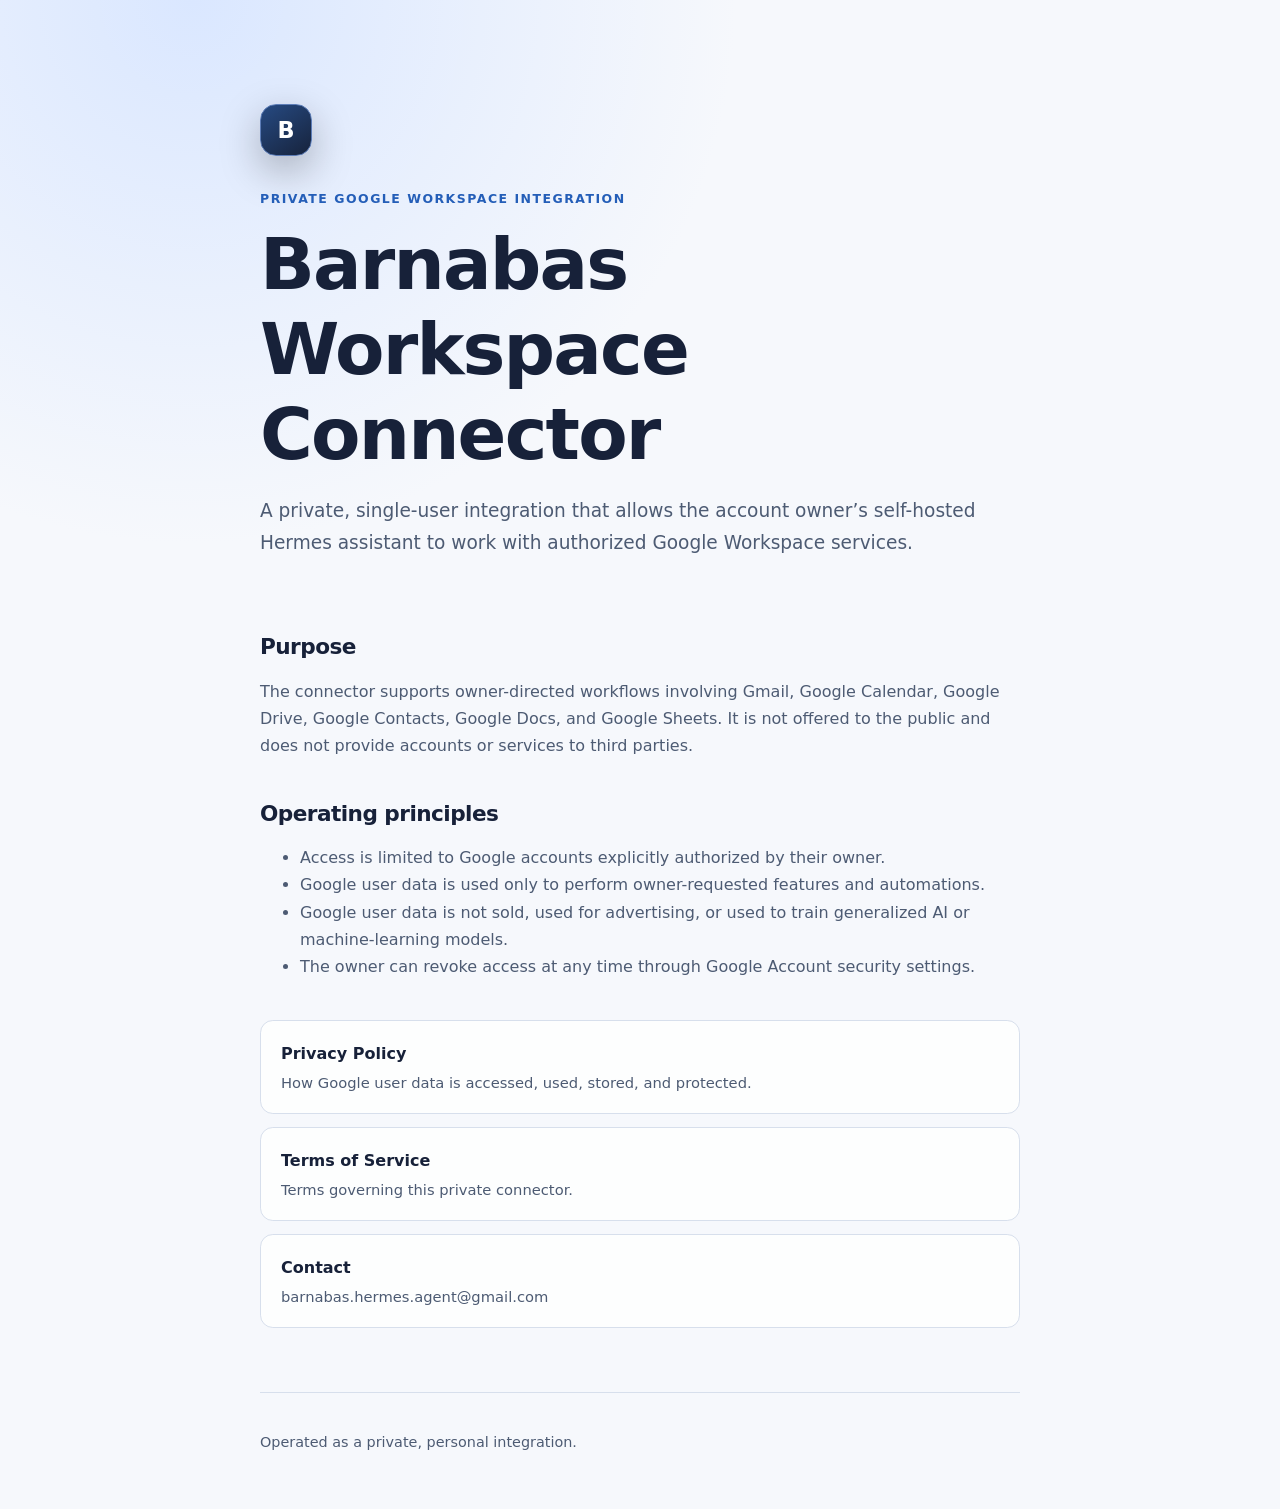
<file: index.html>
<!doctype html>
<html lang="en">
<head>
  <meta charset="utf-8">
  <meta name="viewport" content="width=device-width, initial-scale=1">
  <meta name="description" content="Barnabas Workspace Connector — a private, single-user Google Workspace integration.">
  <title>Barnabas Workspace Connector</title>
  <link rel="canonical" href="https://barnabasagent.com/">
  <link rel="stylesheet" href="styles.css">
</head>
<body>
  <main>
    <header class="hero">
      <div class="mark" aria-hidden="true">B</div>
      <p class="eyebrow">Private Google Workspace integration</p>
      <h1>Barnabas Workspace Connector</h1>
      <p class="lede">A private, single-user integration that allows the account owner’s self-hosted Hermes assistant to work with authorized Google Workspace services.</p>
    </header>

    <section aria-labelledby="purpose">
      <h2 id="purpose">Purpose</h2>
      <p>The connector supports owner-directed workflows involving Gmail, Google Calendar, Google Drive, Google Contacts, Google Docs, and Google Sheets. It is not offered to the public and does not provide accounts or services to third parties.</p>
    </section>

    <section aria-labelledby="principles">
      <h2 id="principles">Operating principles</h2>
      <ul>
        <li>Access is limited to Google accounts explicitly authorized by their owner.</li>
        <li>Google user data is used only to perform owner-requested features and automations.</li>
        <li>Google user data is not sold, used for advertising, or used to train generalized AI or machine-learning models.</li>
        <li>The owner can revoke access at any time through Google Account security settings.</li>
      </ul>
    </section>

    <nav class="cards" aria-label="Legal and contact information">
      <a class="card" href="privacy.html">
        <span>Privacy Policy</span>
        <small>How Google user data is accessed, used, stored, and protected.</small>
      </a>
      <a class="card" href="terms.html">
        <span>Terms of Service</span>
        <small>Terms governing this private connector.</small>
      </a>
      <a class="card" href="mailto:barnabas.hermes.agent@gmail.com">
        <span>Contact</span>
        <small>barnabas.hermes.agent@gmail.com</small>
      </a>
    </nav>

    <footer>
      <p>Operated as a private, personal integration.</p>
    </footer>
  </main>
</body>
</html>
</file>
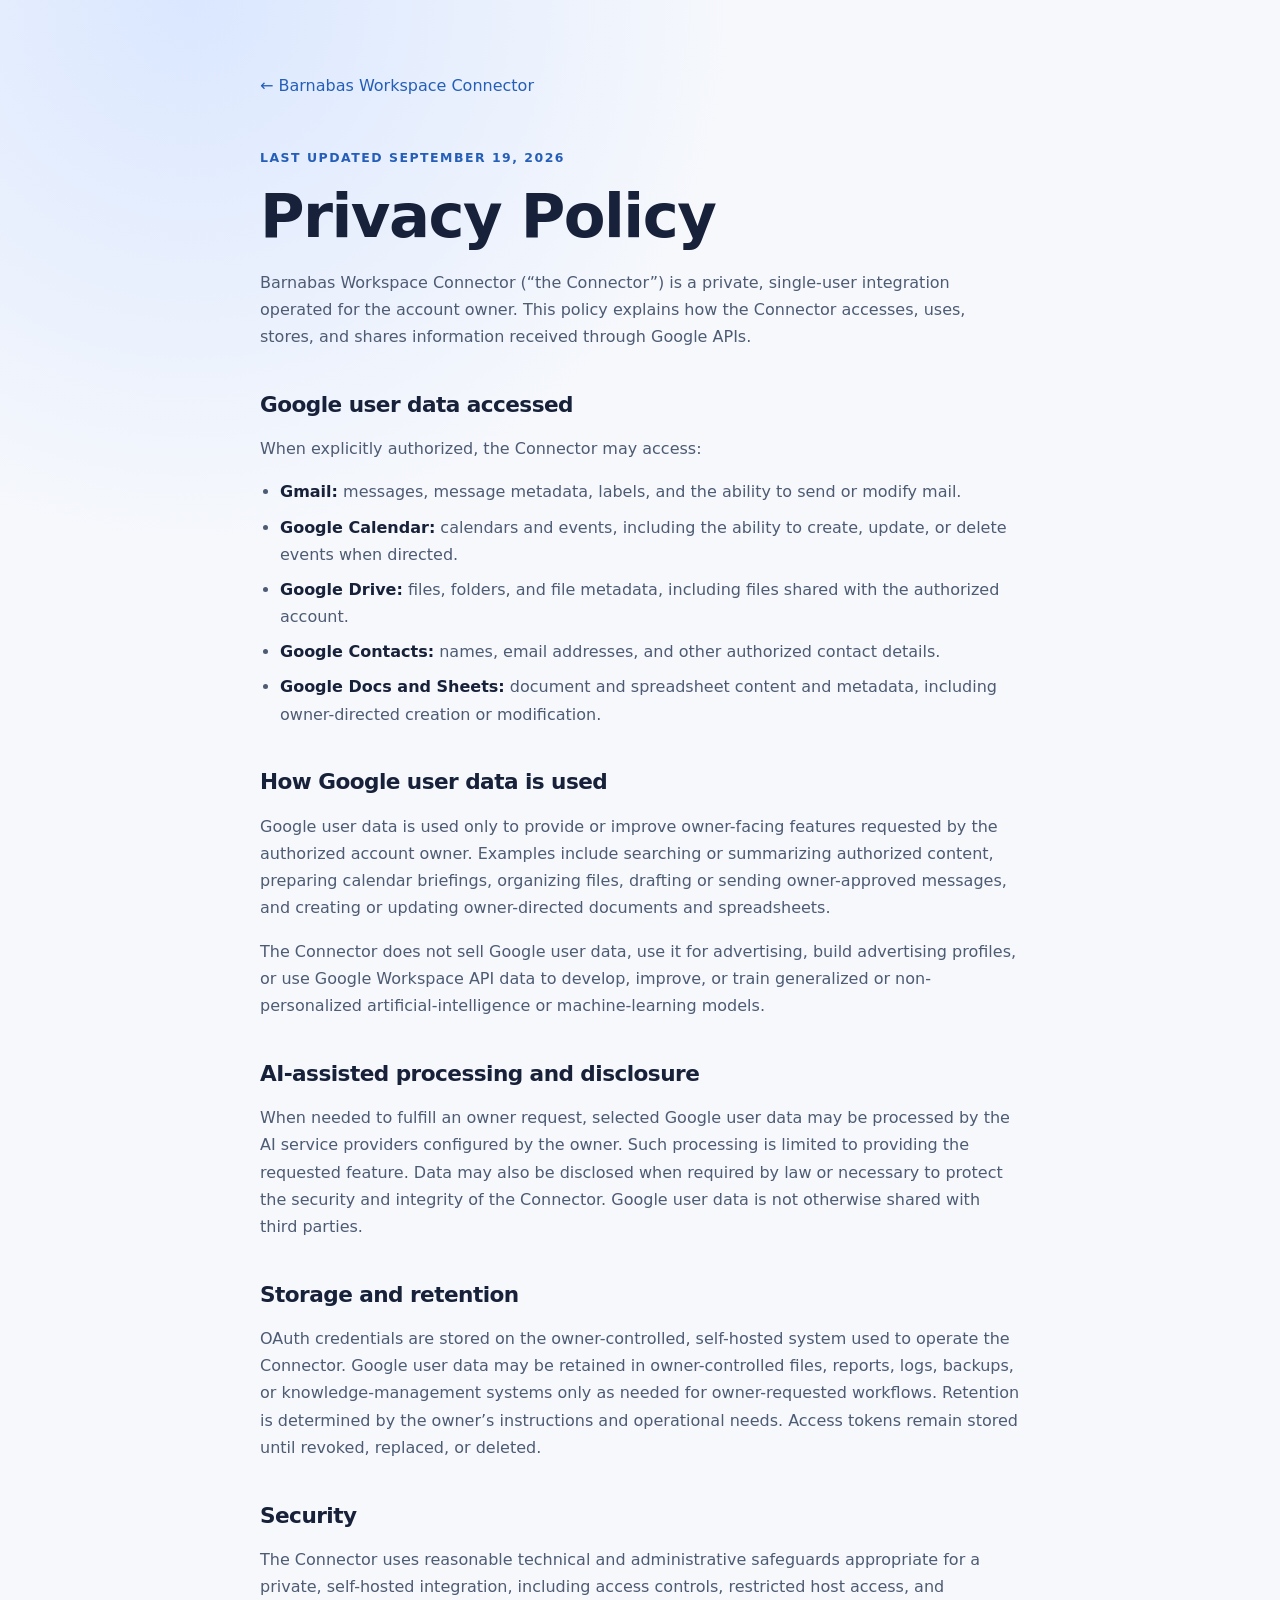
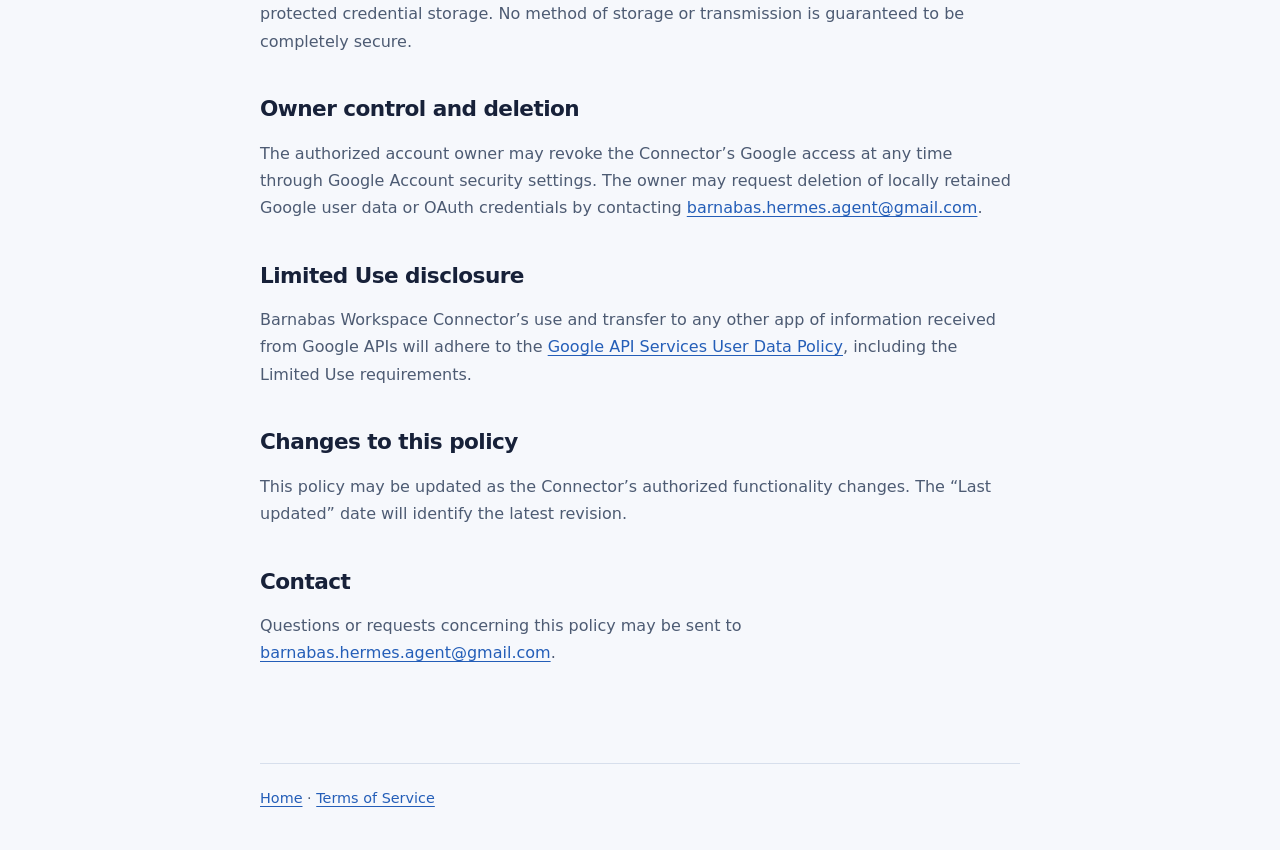
<file: privacy.html>
<!doctype html>
<html lang="en">
<head>
  <meta charset="utf-8">
  <meta name="viewport" content="width=device-width, initial-scale=1">
  <meta name="description" content="Privacy Policy for Barnabas Workspace Connector.">
  <title>Privacy Policy · Barnabas Workspace Connector</title>
  <link rel="canonical" href="https://barnabasagent.com/privacy.html">
  <link rel="stylesheet" href="styles.css">
</head>
<body>
  <main>
    <nav class="topnav"><a href="index.html">← Barnabas Workspace Connector</a></nav>
    <article>
      <p class="eyebrow">Last updated September 19, 2026</p>
      <h1>Privacy Policy</h1>

      <p>Barnabas Workspace Connector (“the Connector”) is a private, single-user integration operated for the account owner. This policy explains how the Connector accesses, uses, stores, and shares information received through Google APIs.</p>

      <h2>Google user data accessed</h2>
      <p>When explicitly authorized, the Connector may access:</p>
      <ul>
        <li><strong>Gmail:</strong> messages, message metadata, labels, and the ability to send or modify mail.</li>
        <li><strong>Google Calendar:</strong> calendars and events, including the ability to create, update, or delete events when directed.</li>
        <li><strong>Google Drive:</strong> files, folders, and file metadata, including files shared with the authorized account.</li>
        <li><strong>Google Contacts:</strong> names, email addresses, and other authorized contact details.</li>
        <li><strong>Google Docs and Sheets:</strong> document and spreadsheet content and metadata, including owner-directed creation or modification.</li>
      </ul>

      <h2>How Google user data is used</h2>
      <p>Google user data is used only to provide or improve owner-facing features requested by the authorized account owner. Examples include searching or summarizing authorized content, preparing calendar briefings, organizing files, drafting or sending owner-approved messages, and creating or updating owner-directed documents and spreadsheets.</p>
      <p>The Connector does not sell Google user data, use it for advertising, build advertising profiles, or use Google Workspace API data to develop, improve, or train generalized or non-personalized artificial-intelligence or machine-learning models.</p>

      <h2>AI-assisted processing and disclosure</h2>
      <p>When needed to fulfill an owner request, selected Google user data may be processed by the AI service providers configured by the owner. Such processing is limited to providing the requested feature. Data may also be disclosed when required by law or necessary to protect the security and integrity of the Connector. Google user data is not otherwise shared with third parties.</p>

      <h2>Storage and retention</h2>
      <p>OAuth credentials are stored on the owner-controlled, self-hosted system used to operate the Connector. Google user data may be retained in owner-controlled files, reports, logs, backups, or knowledge-management systems only as needed for owner-requested workflows. Retention is determined by the owner’s instructions and operational needs. Access tokens remain stored until revoked, replaced, or deleted.</p>

      <h2>Security</h2>
      <p>The Connector uses reasonable technical and administrative safeguards appropriate for a private, self-hosted integration, including access controls, restricted host access, and protected credential storage. No method of storage or transmission is guaranteed to be completely secure.</p>

      <h2>Owner control and deletion</h2>
      <p>The authorized account owner may revoke the Connector’s Google access at any time through Google Account security settings. The owner may request deletion of locally retained Google user data or OAuth credentials by contacting <a href="mailto:barnabas.hermes.agent@gmail.com">barnabas.hermes.agent@gmail.com</a>.</p>

      <h2>Limited Use disclosure</h2>
      <p>Barnabas Workspace Connector’s use and transfer to any other app of information received from Google APIs will adhere to the <a href="https://developers.google.com/terms/api-services-user-data-policy">Google API Services User Data Policy</a>, including the Limited Use requirements.</p>

      <h2>Changes to this policy</h2>
      <p>This policy may be updated as the Connector’s authorized functionality changes. The “Last updated” date will identify the latest revision.</p>

      <h2>Contact</h2>
      <p>Questions or requests concerning this policy may be sent to <a href="mailto:barnabas.hermes.agent@gmail.com">barnabas.hermes.agent@gmail.com</a>.</p>
    </article>
    <footer><a href="index.html">Home</a> · <a href="terms.html">Terms of Service</a></footer>
  </main>
</body>
</html>
</file>
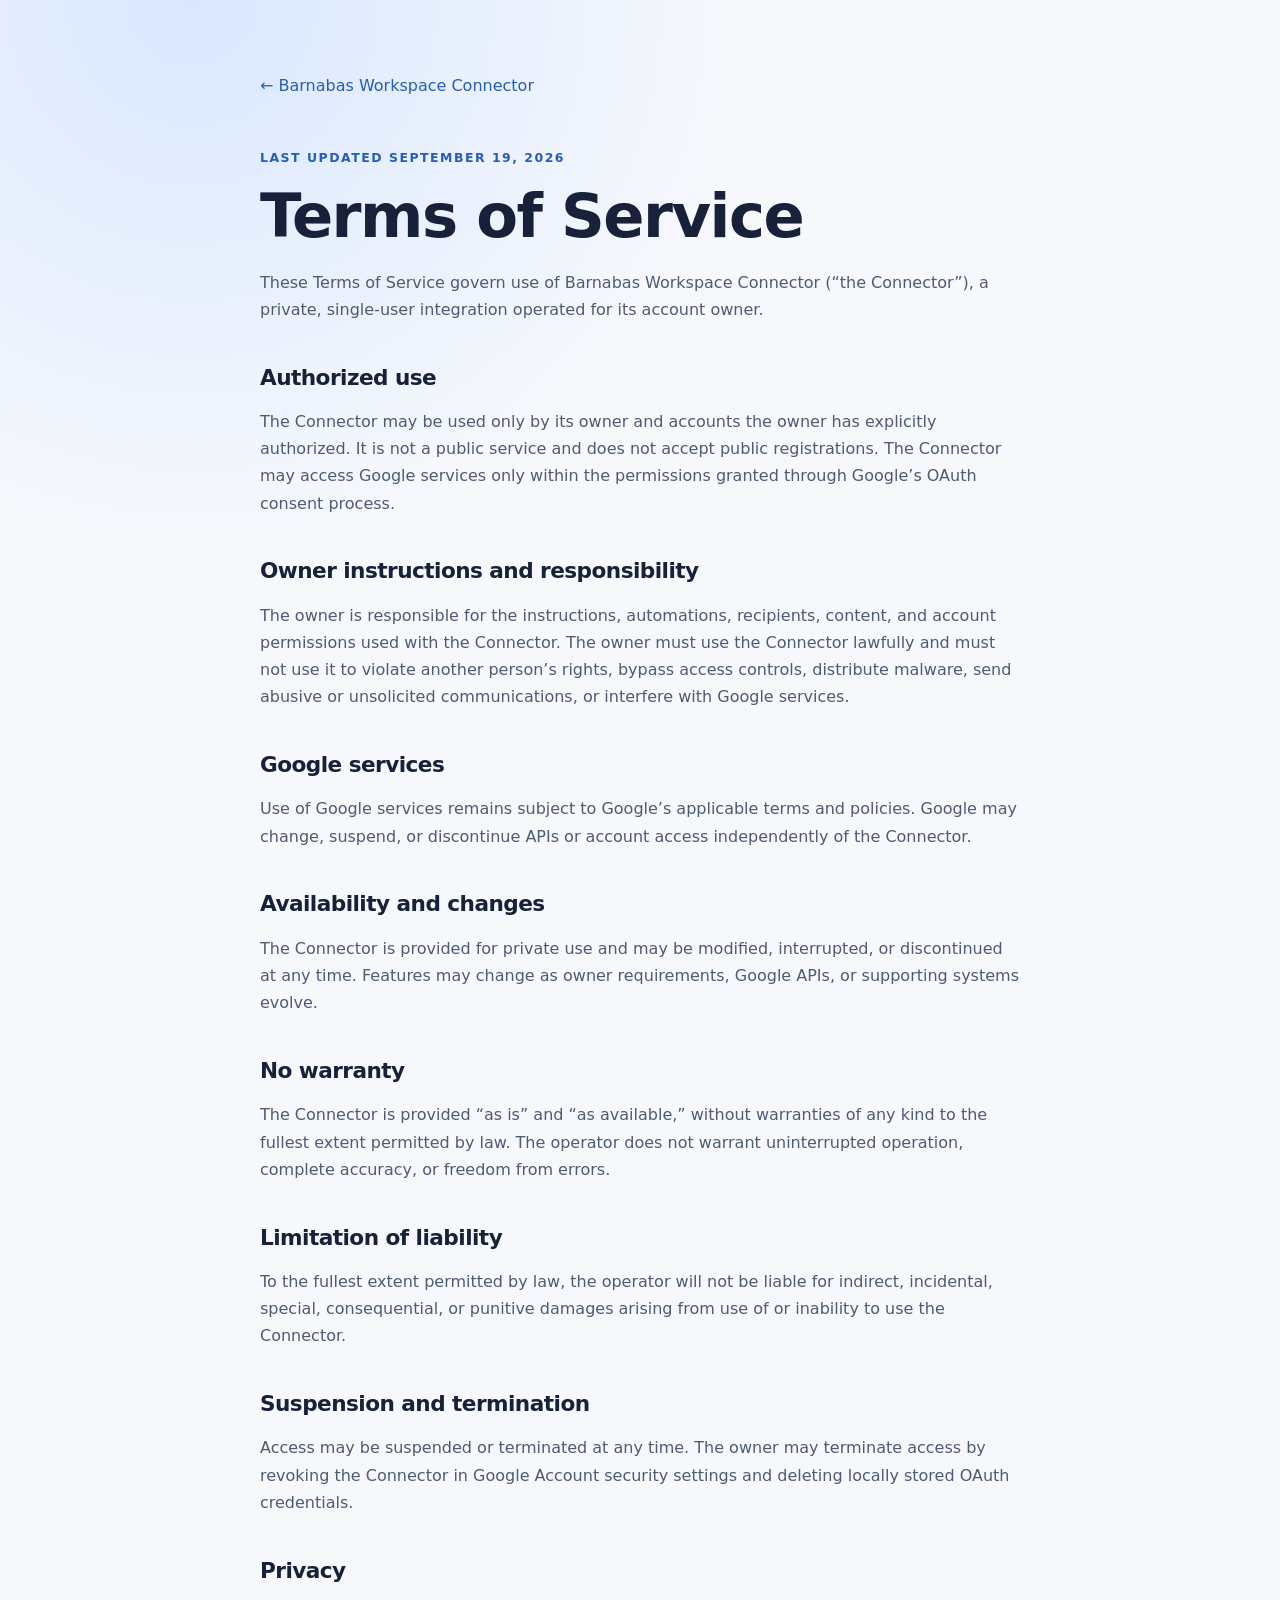
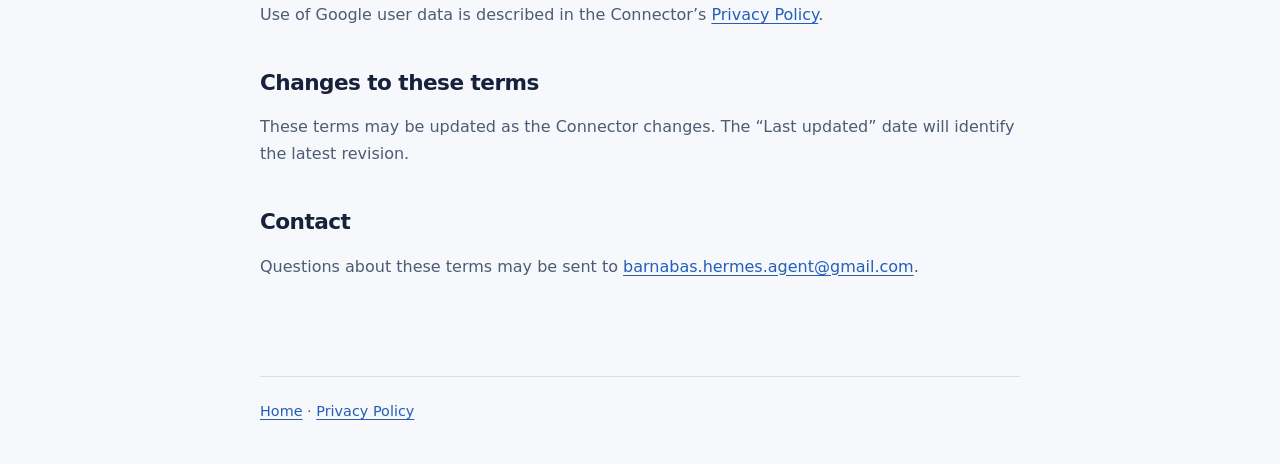
<file: terms.html>
<!doctype html>
<html lang="en">
<head>
  <meta charset="utf-8">
  <meta name="viewport" content="width=device-width, initial-scale=1">
  <meta name="description" content="Terms of Service for Barnabas Workspace Connector.">
  <title>Terms of Service · Barnabas Workspace Connector</title>
  <link rel="canonical" href="https://barnabasagent.com/terms.html">
  <link rel="stylesheet" href="styles.css">
</head>
<body>
  <main>
    <nav class="topnav"><a href="index.html">← Barnabas Workspace Connector</a></nav>
    <article>
      <p class="eyebrow">Last updated September 19, 2026</p>
      <h1>Terms of Service</h1>

      <p>These Terms of Service govern use of Barnabas Workspace Connector (“the Connector”), a private, single-user integration operated for its account owner.</p>

      <h2>Authorized use</h2>
      <p>The Connector may be used only by its owner and accounts the owner has explicitly authorized. It is not a public service and does not accept public registrations. The Connector may access Google services only within the permissions granted through Google’s OAuth consent process.</p>

      <h2>Owner instructions and responsibility</h2>
      <p>The owner is responsible for the instructions, automations, recipients, content, and account permissions used with the Connector. The owner must use the Connector lawfully and must not use it to violate another person’s rights, bypass access controls, distribute malware, send abusive or unsolicited communications, or interfere with Google services.</p>

      <h2>Google services</h2>
      <p>Use of Google services remains subject to Google’s applicable terms and policies. Google may change, suspend, or discontinue APIs or account access independently of the Connector.</p>

      <h2>Availability and changes</h2>
      <p>The Connector is provided for private use and may be modified, interrupted, or discontinued at any time. Features may change as owner requirements, Google APIs, or supporting systems evolve.</p>

      <h2>No warranty</h2>
      <p>The Connector is provided “as is” and “as available,” without warranties of any kind to the fullest extent permitted by law. The operator does not warrant uninterrupted operation, complete accuracy, or freedom from errors.</p>

      <h2>Limitation of liability</h2>
      <p>To the fullest extent permitted by law, the operator will not be liable for indirect, incidental, special, consequential, or punitive damages arising from use of or inability to use the Connector.</p>

      <h2>Suspension and termination</h2>
      <p>Access may be suspended or terminated at any time. The owner may terminate access by revoking the Connector in Google Account security settings and deleting locally stored OAuth credentials.</p>

      <h2>Privacy</h2>
      <p>Use of Google user data is described in the Connector’s <a href="privacy.html">Privacy Policy</a>.</p>

      <h2>Changes to these terms</h2>
      <p>These terms may be updated as the Connector changes. The “Last updated” date will identify the latest revision.</p>

      <h2>Contact</h2>
      <p>Questions about these terms may be sent to <a href="mailto:barnabas.hermes.agent@gmail.com">barnabas.hermes.agent@gmail.com</a>.</p>
    </article>
    <footer><a href="index.html">Home</a> · <a href="privacy.html">Privacy Policy</a></footer>
  </main>
</body>
</html>
</file>
<file: styles.css>
:root {
  color-scheme: light dark;
  --bg: #0b1020;
  --surface: #121a2d;
  --surface-2: #18233b;
  --text: #ecf2ff;
  --muted: #a8b5cd;
  --accent: #8fb7ff;
  --line: #2a3855;
  --max: 760px;
  font-family: Inter, ui-sans-serif, system-ui, -apple-system, BlinkMacSystemFont, "Segoe UI", sans-serif;
}

* { box-sizing: border-box; }

body {
  margin: 0;
  min-height: 100vh;
  background:
    radial-gradient(circle at 15% 0%, rgba(63, 110, 194, .22), transparent 34rem),
    var(--bg);
  color: var(--text);
  line-height: 1.7;
}

main {
  width: min(calc(100% - 2rem), var(--max));
  margin: 0 auto;
  padding: 4.5rem 0 2.5rem;
}

.hero { padding: 2rem 0 1rem; }

.mark {
  display: grid;
  place-items: center;
  width: 3.25rem;
  height: 3.25rem;
  margin-bottom: 2rem;
  border: 1px solid #5d7db7;
  border-radius: 1rem;
  background: linear-gradient(145deg, #264a82, #17233c);
  box-shadow: 0 14px 40px rgba(0, 0, 0, .28);
  font-size: 1.4rem;
  font-weight: 750;
}

h1, h2 { line-height: 1.18; letter-spacing: -.025em; }
h1 { max-width: 17ch; margin: .2rem 0 1rem; font-size: clamp(2.3rem, 8vw, 4.5rem); }
article h1 { font-size: clamp(2.3rem, 7vw, 3.8rem); }
h2 { margin-top: 2.6rem; font-size: 1.35rem; }
p, li { color: var(--muted); }
strong { color: var(--text); }

.eyebrow {
  color: var(--accent);
  font-size: .78rem;
  font-weight: 750;
  letter-spacing: .12em;
  text-transform: uppercase;
}

.lede { max-width: 62ch; font-size: 1.16rem; }

a { color: var(--accent); text-underline-offset: .2em; }
a:hover { color: #bdd2ff; }

.topnav { margin-bottom: 3rem; }
.topnav a { text-decoration: none; }

.cards {
  display: grid;
  gap: .8rem;
  margin-top: 2.5rem;
}

.card {
  display: grid;
  gap: .2rem;
  padding: 1.15rem 1.25rem;
  border: 1px solid var(--line);
  border-radius: .8rem;
  background: rgba(18, 26, 45, .78);
  color: var(--text);
  text-decoration: none;
  transition: border-color .18s ease, transform .18s ease, background .18s ease;
}

.card:hover {
  transform: translateY(-2px);
  border-color: #5373aa;
  background: var(--surface-2);
}

.card span { font-weight: 700; }
.card small { color: var(--muted); font-size: .92rem; }

article { padding-bottom: 1rem; }
article ul { padding-left: 1.25rem; }
article li + li { margin-top: .5rem; }

footer {
  margin-top: 4rem;
  padding-top: 1.4rem;
  border-top: 1px solid var(--line);
  color: var(--muted);
  font-size: .9rem;
}

@media (prefers-color-scheme: light) {
  :root {
    --bg: #f6f8fc;
    --surface: #fff;
    --surface-2: #edf3ff;
    --text: #172139;
    --muted: #4d5b73;
    --accent: #245eb8;
    --line: #d7dfec;
  }
  body { background: radial-gradient(circle at 15% 0%, #dae7ff, transparent 34rem), var(--bg); }
  .mark { color: white; }
  .card { background: rgba(255, 255, 255, .82); }
}
</file>
